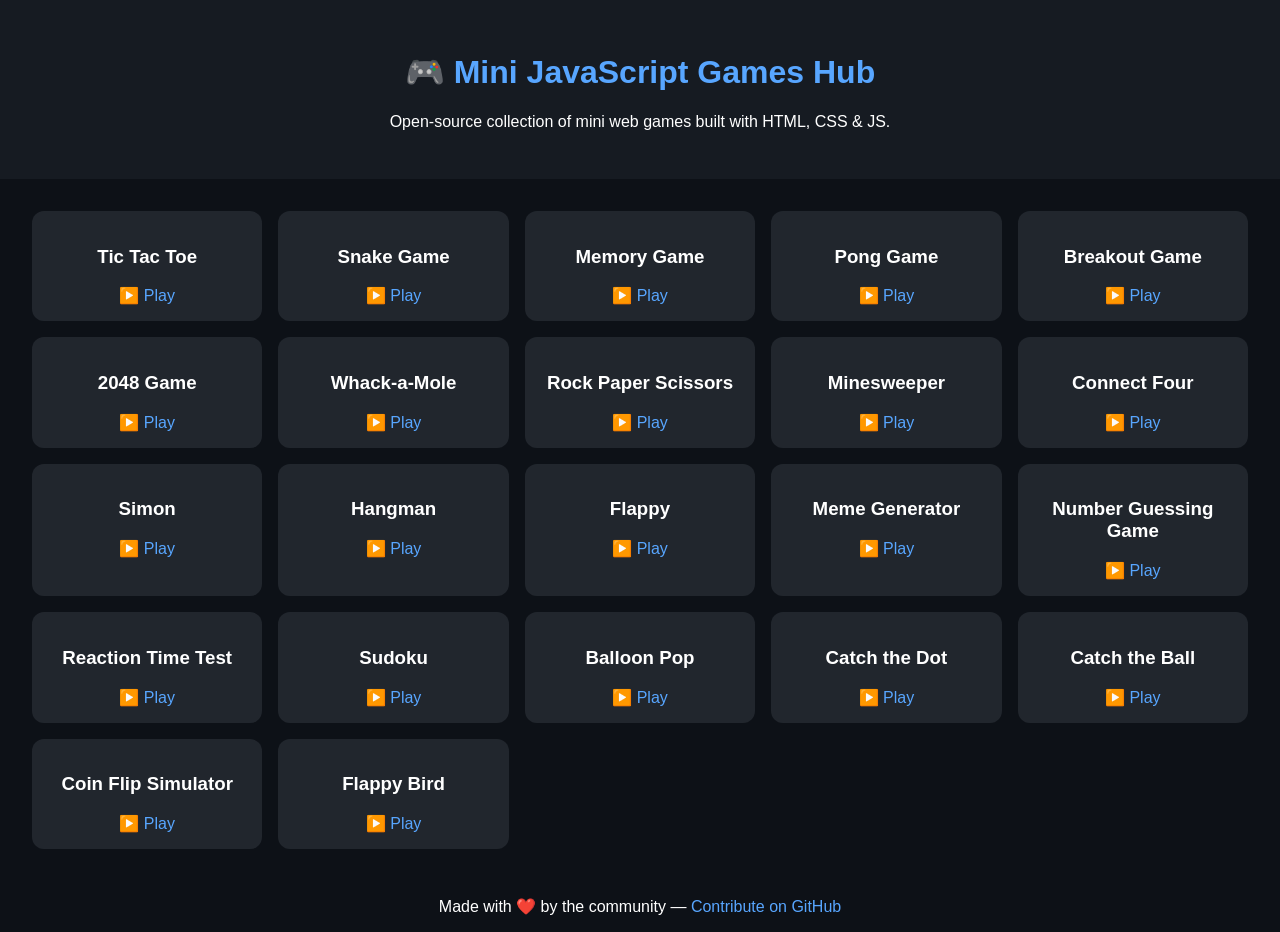
<file: index.html>
<!DOCTYPE html>
<html lang="en">
<head>
  <meta charset="UTF-8" />
  <meta name="viewport" content="width=device-width, initial-scale=1.0" />
  <title>Mini JS Games Hub 🎮</title>
  <link rel="stylesheet" href="style.css" />
</head>
<body>
  <header>
    <h1>🎮 Mini JavaScript Games Hub</h1>
    <p>Open-source collection of mini web games built with HTML, CSS & JS.</p>
  </header>

  <main id="games-container"></main>

  <footer>
    <p>Made with ❤️ by the community — <a href="https://github.com/ritabancollege06/games-is-fun">Contribute on GitHub</a></p>
  </footer>

  <script src="script.js"></script>
</body>
</html>
</file>
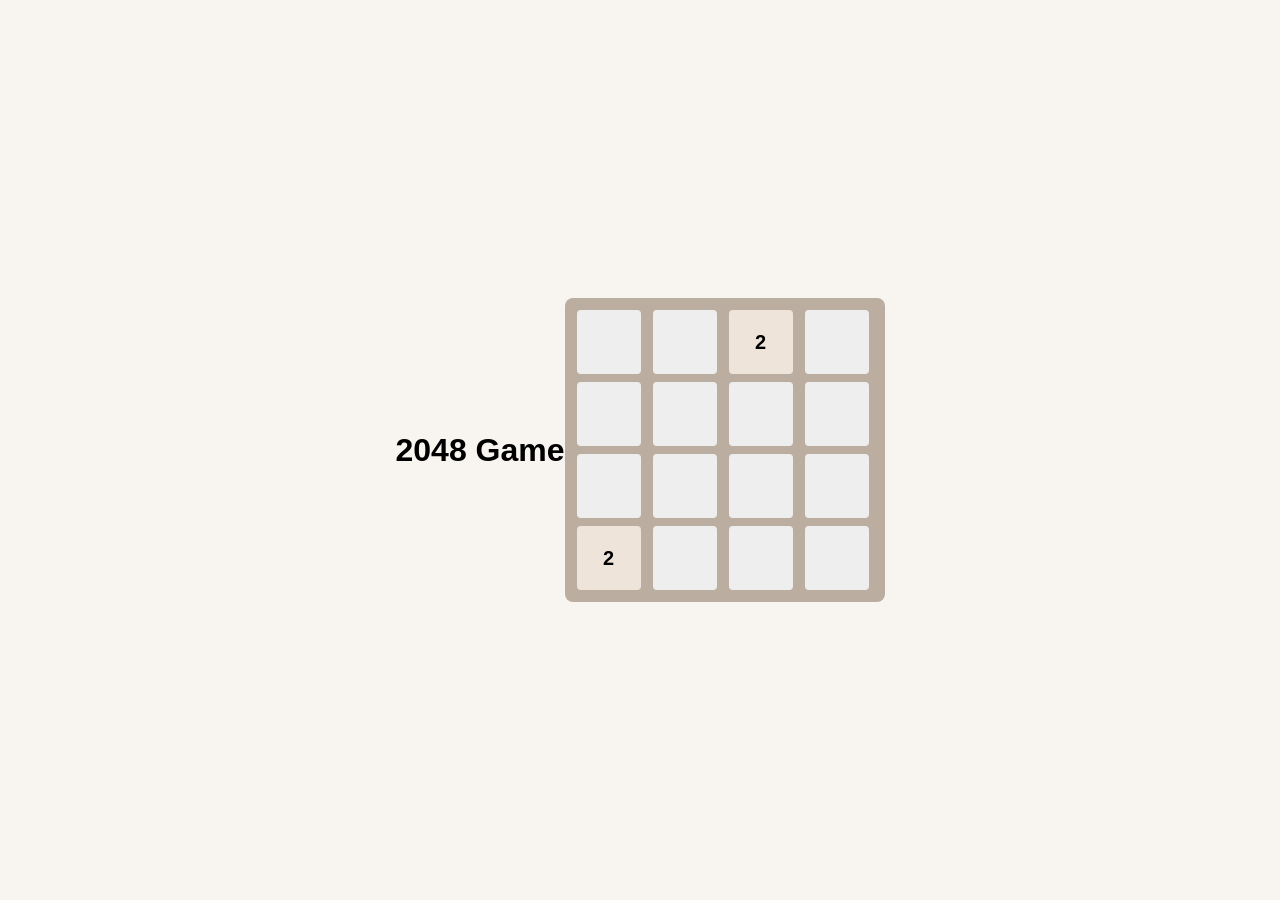
<file: games/2048/index.html>
<!DOCTYPE html>
<html lang="en">
<head>
  <meta charset="UTF-8">
  <title>2048 Game</title>
  <link rel="stylesheet" href="style.css">
</head>
<body>
  <h1>2048 Game</h1>
  <div id="game2048"></div>
  <script src="script.js"></script>
</body>
</html>
</file>
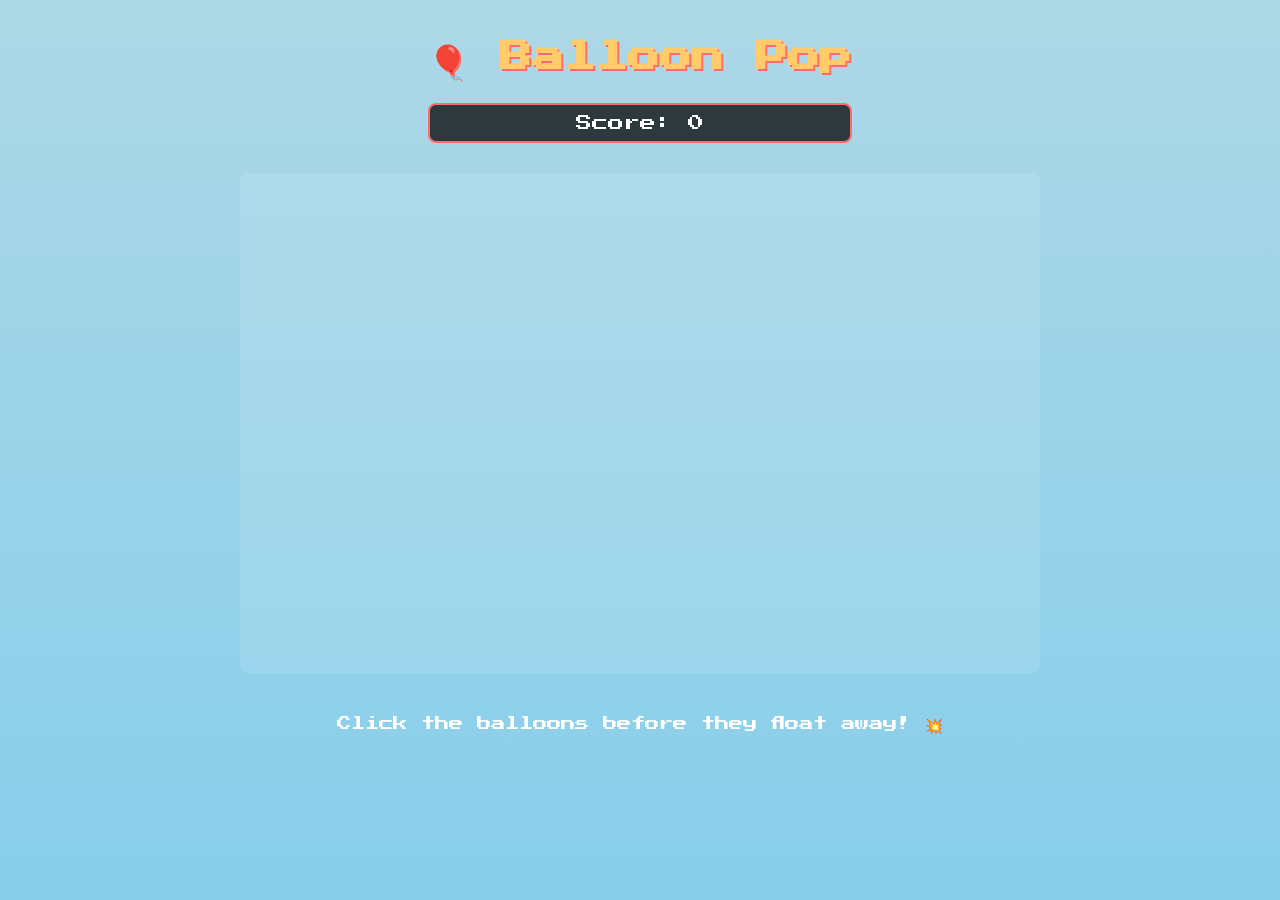
<file: games/balloon-pop/index.html>
<!DOCTYPE html>
<html lang="en">

<head>
    <meta charset="UTF-8">
    <meta name="viewport" content="width=device-width, initial-scale=1.0">
    <title>🎮 Balloon Pop</title>
    <link rel="stylesheet" href="style.css">
</head>

<body>
    <header>
        <h1>🎈 Balloon Pop</h1>
        <div id="score-panel">
            <span>Score:</span> <span id="score">0</span>
        </div>
    </header>

    <div id="game-area"></div>

    <footer>
        <p>Click the balloons before they float away! 💥</p>
    </footer>

    <script src="script.js"></script>
</body>

</html>
</file>
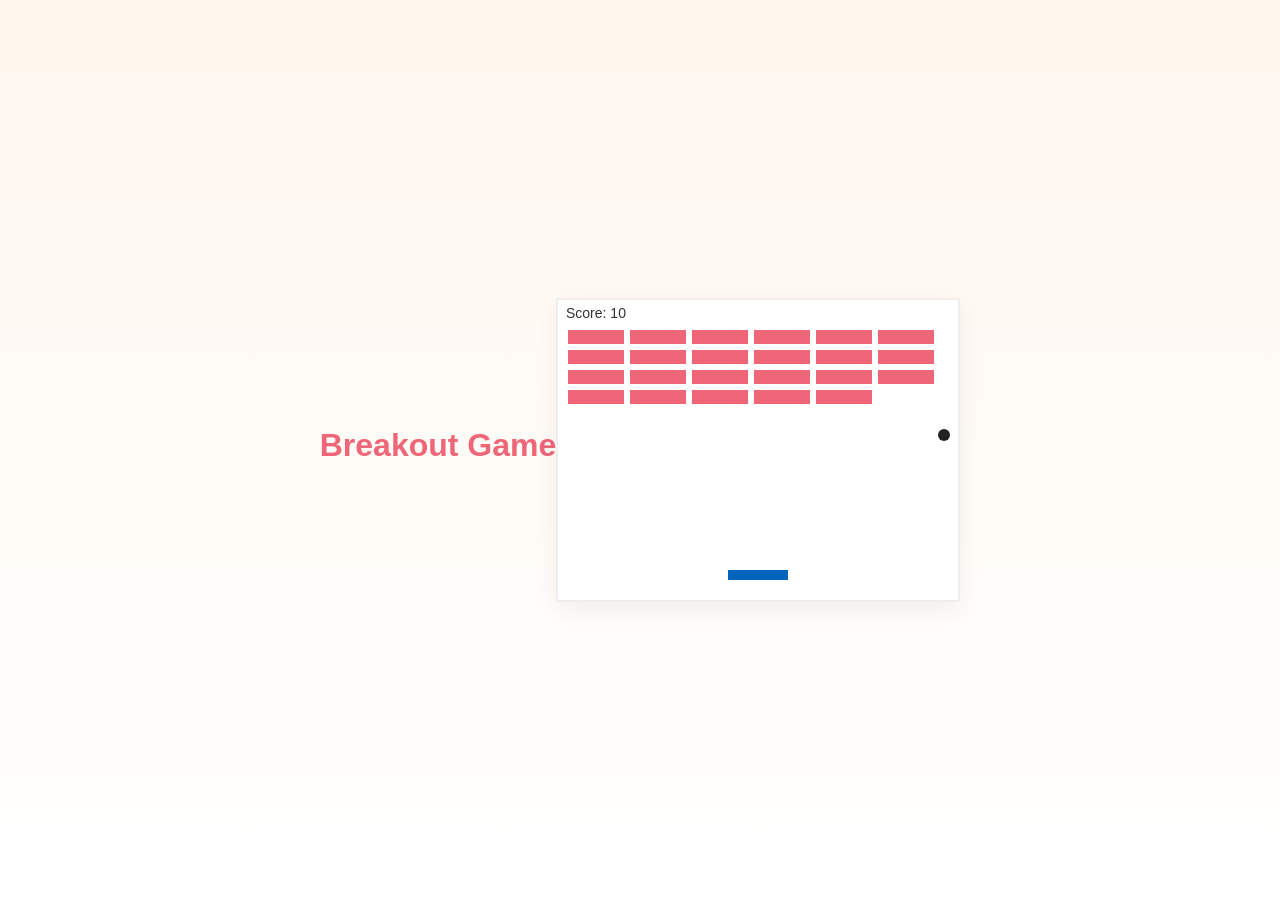
<file: games/breakout/index.html>
<!DOCTYPE html>
<html lang="en">
<head>
  <meta charset="UTF-8">
  <title>Breakout Game</title>
  <link rel="stylesheet" href="style.css">
</head>
<body>
  <h1>Breakout Game</h1>
  <canvas id="breakoutCanvas" width="400" height="300"></canvas>
  <script src="script.js"></script>
</body>
</html>
</file>
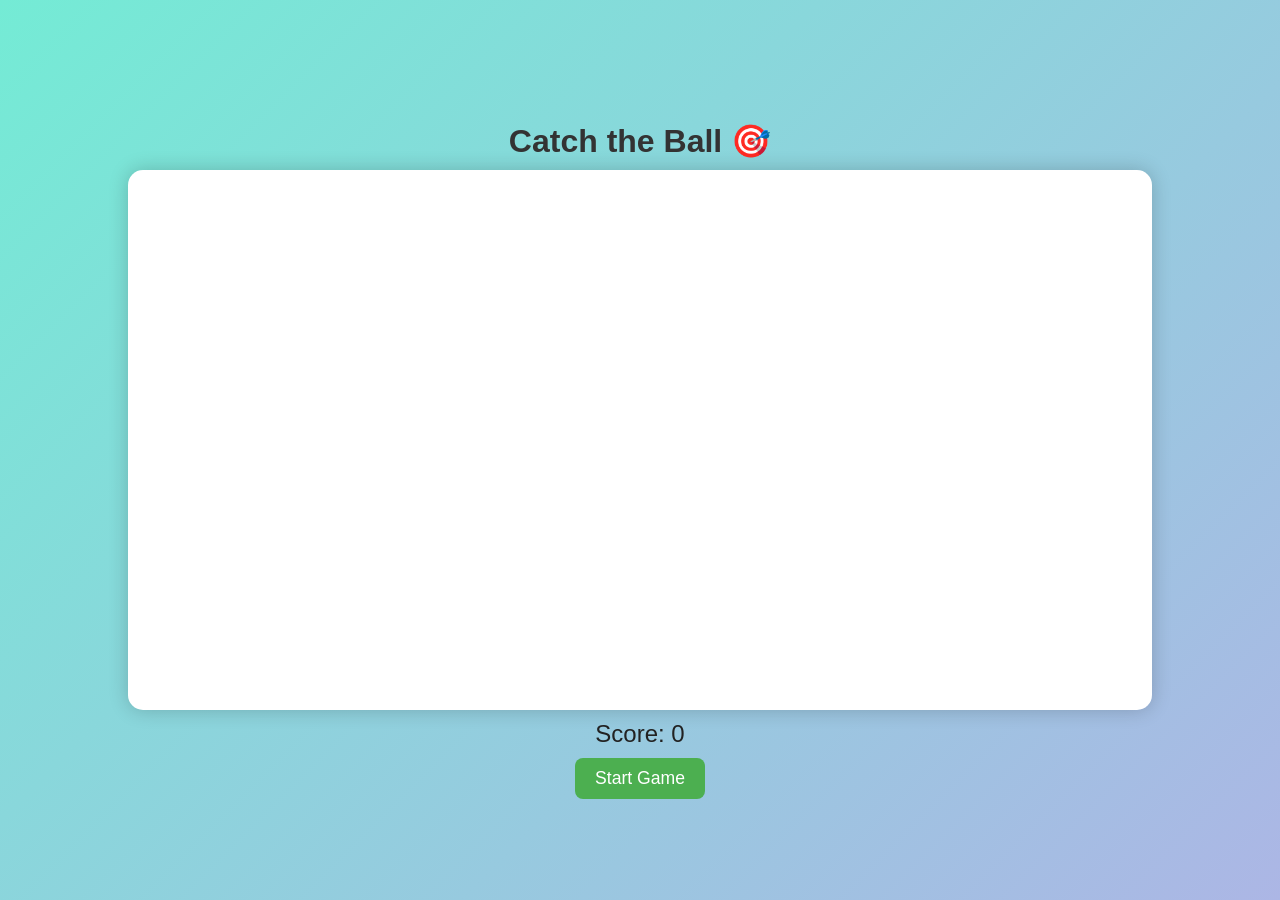
<file: games/catch-the-ball/index.html>
<!DOCTYPE html>
<html lang="en">
<head>
  <meta charset="UTF-8" />
  <meta name="viewport" content="width=device-width, initial-scale=1.0" />
  <title>Catch the Ball 🎯</title>
  <link rel="stylesheet" href="style.css" />
</head>
<body>
  <h1>Catch the Ball 🎯</h1>
  <div id="game-area"></div>
  <div id="scoreboard">Score: <span id="score">0</span></div>
  <button id="start-btn">Start Game</button>

  <script src="script.js"></script>
</body>
</html>
</file>
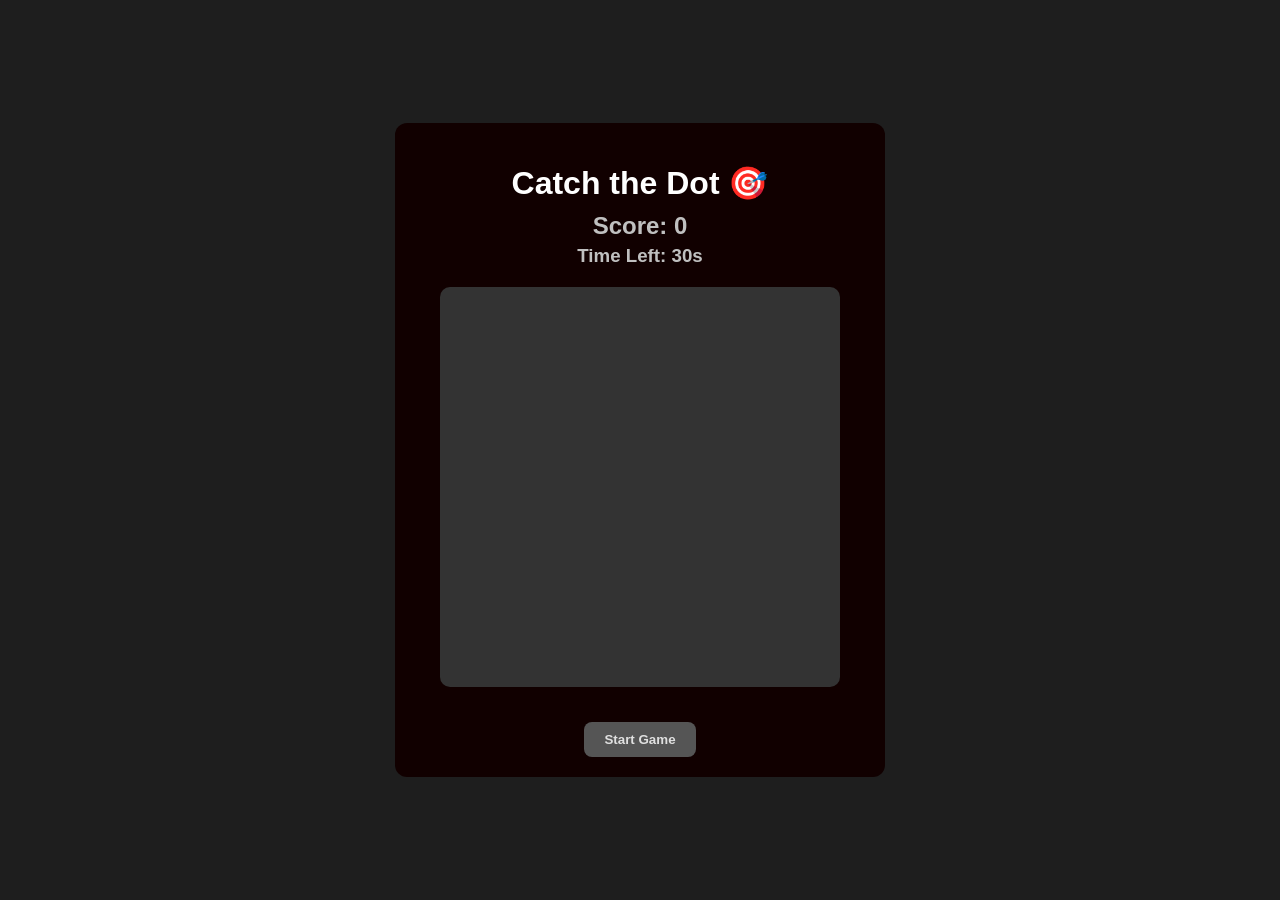
<file: games/Catch_The_Dot/index.html>
<!DOCTYPE html>
<html lang="en">
<head>
  <meta charset="UTF-8">
  <meta name="viewport" content="width=device-width, initial-scale=1.0">
  <title>Catch the Dot</title>
  <link rel="stylesheet" href="style.css">
</head>
<body>
  <div class="game-container">
    <h1>Catch the Dot 🎯</h1>
    <h2>Score: <span id="score">0</span></h2>
    <h3 id="timer">Time Left: <span id="time">30</span>s</h3>
    <div id="game-area"></div>
    <h3 id="message"></h3>
    <button id="start-btn">Start Game</button>
  </div>
  <script src="script.js"></script>
</body>
</html>
</file>
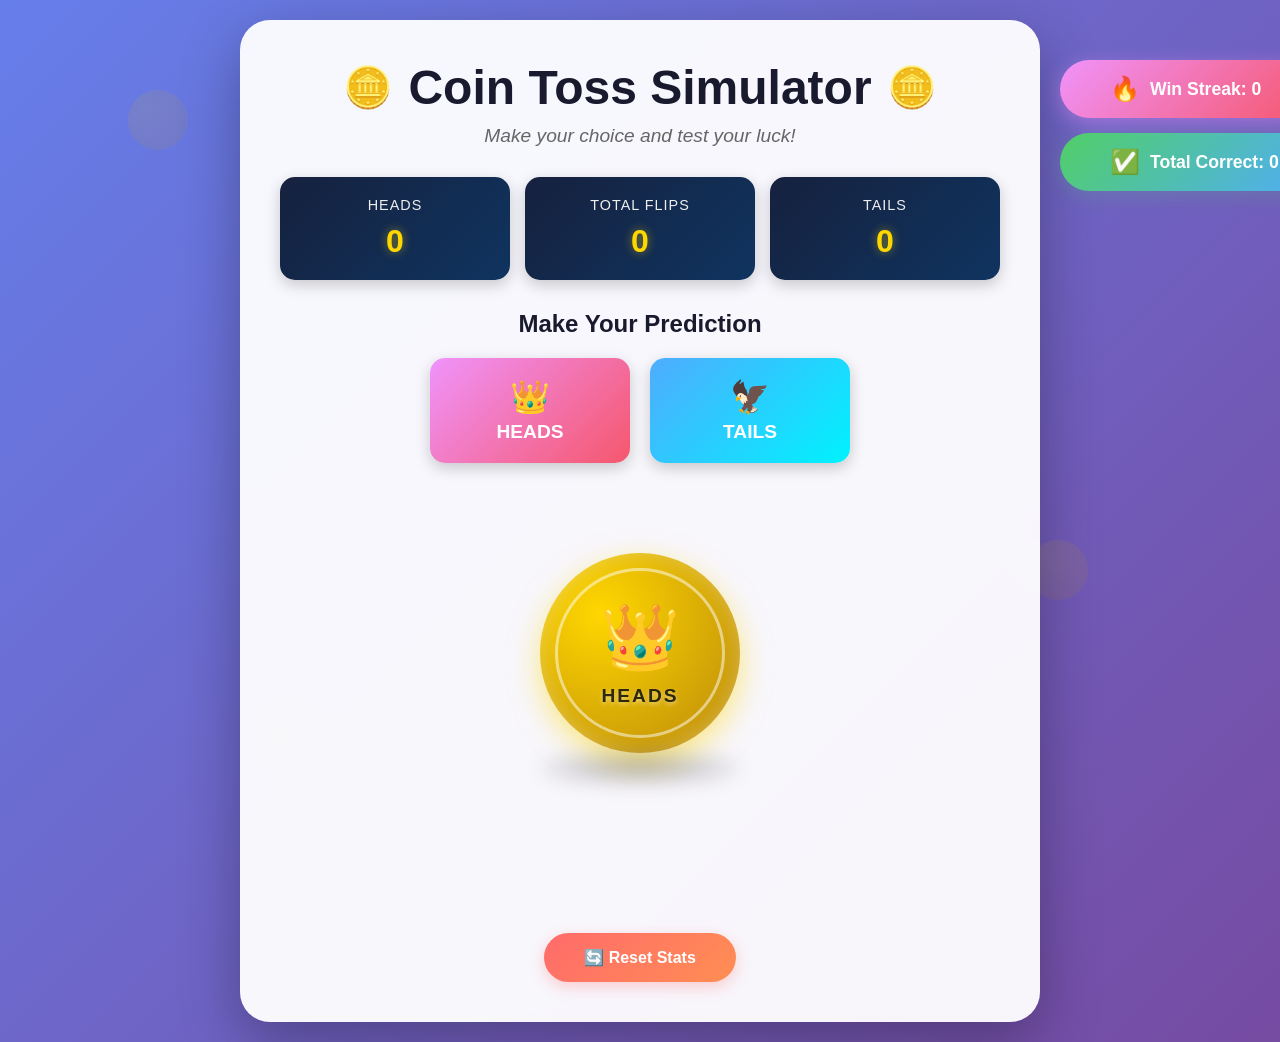
<file: games/coin_toss_simulator/index.html>
<!DOCTYPE html>
<html lang="en">
<head>
    <meta charset="UTF-8">
    <meta name="viewport" content="width=device-width, initial-scale=1.0">
    <title>Coin Toss Simulator 🪙</title>
    <link rel="icon" type="image/svg+xml" href="data:image/svg+xml,%3Csvg xmlns='http://www.w3.org/2000/svg' viewBox='0 0 64 64'%3E%3Ccircle cx='32' cy='32' r='30' fill='%23ffd700' stroke='%23b8860b' stroke-width='4'/%3E%3Ctext x='32' y='40' font-size='32' text-anchor='middle' fill='%23b8860b' font-family='Segoe UI,Arial,sans-serif'%3E🪙%3C/text%3E%3C/svg%3E">
    <link rel="stylesheet" href="style.css">
</head>
<body>
    <div class="background-animation">
        <div class="floating-coin"></div>
        <div class="floating-coin"></div>
        <div class="floating-coin"></div>
    </div>

    <div class="container">
        <header>
            <h1 class="title">
                <span class="coin-icon">🪙</span>
                Coin Toss Simulator
                <span class="coin-icon">🪙</span>
            </h1>
            <p class="subtitle">Make your choice and test your luck!</p>
        </header>

        <div class="stats-container">
            <div class="stat-card">
                <div class="stat-label">Heads</div>
                <div class="stat-value" id="headsCount">0</div>
            </div>
            <div class="stat-card">
                <div class="stat-label">Total Flips</div>
                <div class="stat-value" id="totalFlips">0</div>
            </div>
            <div class="stat-card">
                <div class="stat-label">Tails</div>
                <div class="stat-value" id="tailsCount">0</div>
            </div>
        </div>

        <div class="game-section">
            <div class="choice-container">
                <h2 class="section-title">Make Your Prediction</h2>
                <div class="button-group">
                    <button class="choice-btn heads-btn" id="headsBtn" aria-label="Guess Heads">
                        <span class="btn-icon">👑</span>
                        <span class="btn-text">HEADS</span>
                    </button>
                    <button class="choice-btn tails-btn" id="tailsBtn" aria-label="Guess Tails">
                        <span class="btn-icon">🦅</span>
                        <span class="btn-text">TAILS</span>
                    </button>
                </div>
            </div>

            <div class="coin-container">
                <div class="coin" id="coin">
                    <div class="coin-side coin-heads">
                        <div class="coin-inner">
                            <div class="coin-design">
                                <div class="crown">👑</div>
                                <div class="coin-text">HEADS</div>
                            </div>
                        </div>
                    </div>
                    <div class="coin-side coin-tails">
                        <div class="coin-inner">
                            <div class="coin-design">
                                <div class="eagle">🦅</div>
                                <div class="coin-text">TAILS</div>
                            </div>
                        </div>
                    </div>
                </div>
                <div class="coin-shadow"></div>
            </div>

            <div class="result-container" id="resultContainer">
                <div class="result-message" id="resultMessage"></div>
                <div class="result-detail" id="resultDetail"></div>
            </div>

            <button class="reset-btn" id="resetBtn">
                <span>🔄</span> Reset Stats
            </button>
        </div>

    </div>

    <!-- Win Streak Badge and Correct Guesses Badge outside the main box -->
    <div class="streak-container" id="streakContainer">
        <div class="streak-badge">
            <span class="streak-icon">🔥</span>
            <span class="streak-text">Win Streak: <span id="winStreak">0</span></span>
        </div>
        <div class="correct-badge">
            <span class="correct-icon">✅</span>
            <span class="correct-text">Total Correct: <span id="correctGuesses">0</span></span>
        </div>
    </div>
    </div>

    <canvas class="confetti-canvas" id="confettiCanvas" style="position:fixed;top:0;left:0;width:100vw;height:100vh;pointer-events:none;z-index:999;"></canvas>

    <script src="script.js"></script>
</body>
</html>
</file>
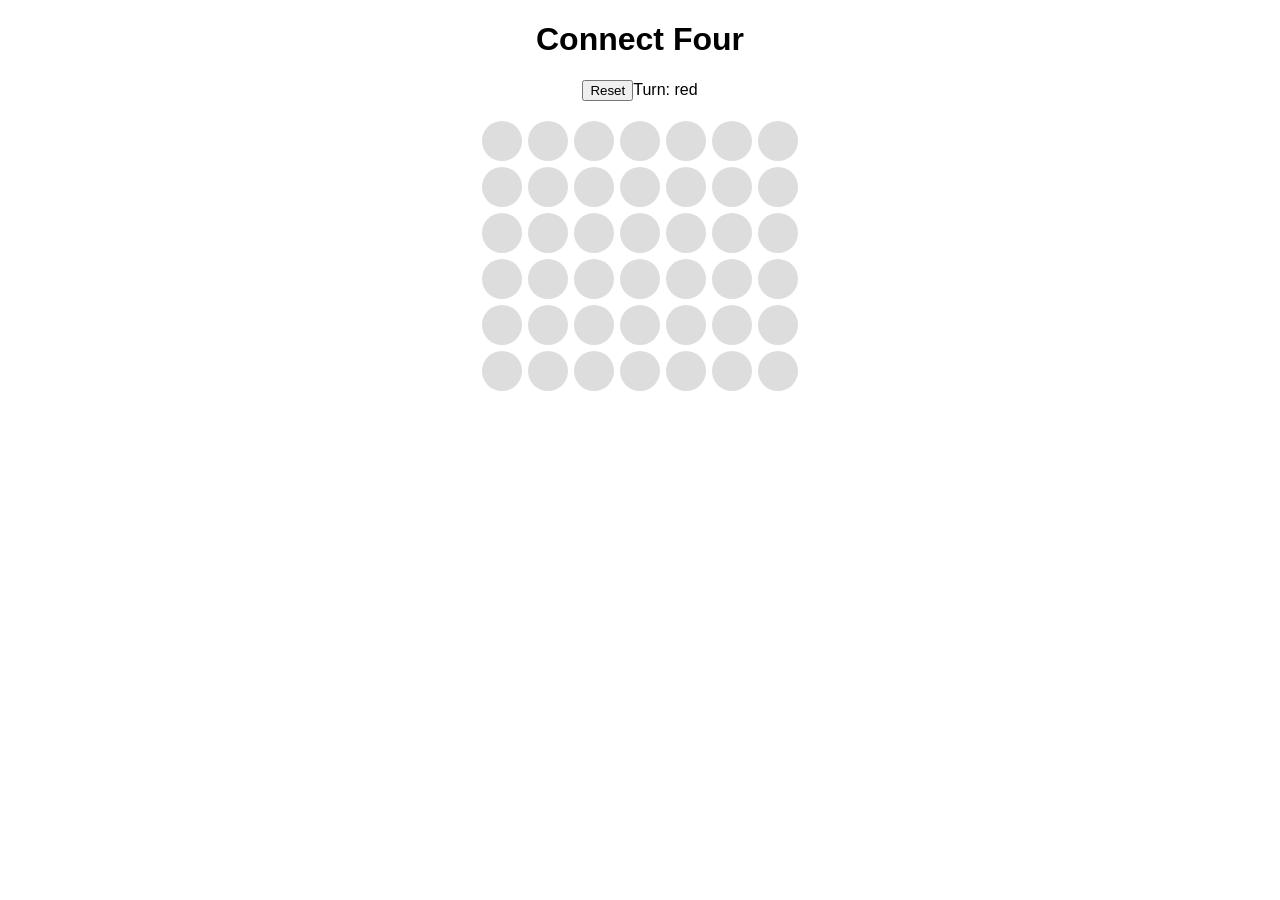
<file: games/connectfour/index.html>
<!doctype html>
<html>
<head>
  <meta charset="utf-8" />
  <title>Connect Four</title>
  <link rel="stylesheet" href="style.css" />
</head>
<body>
  <h1>Connect Four</h1>
  <div id="controls"><button id="reset">Reset</button><span id="turn"></span></div>
  <div id="board"></div>
  <script src="script.js"></script>
</body>
</html>
</file>
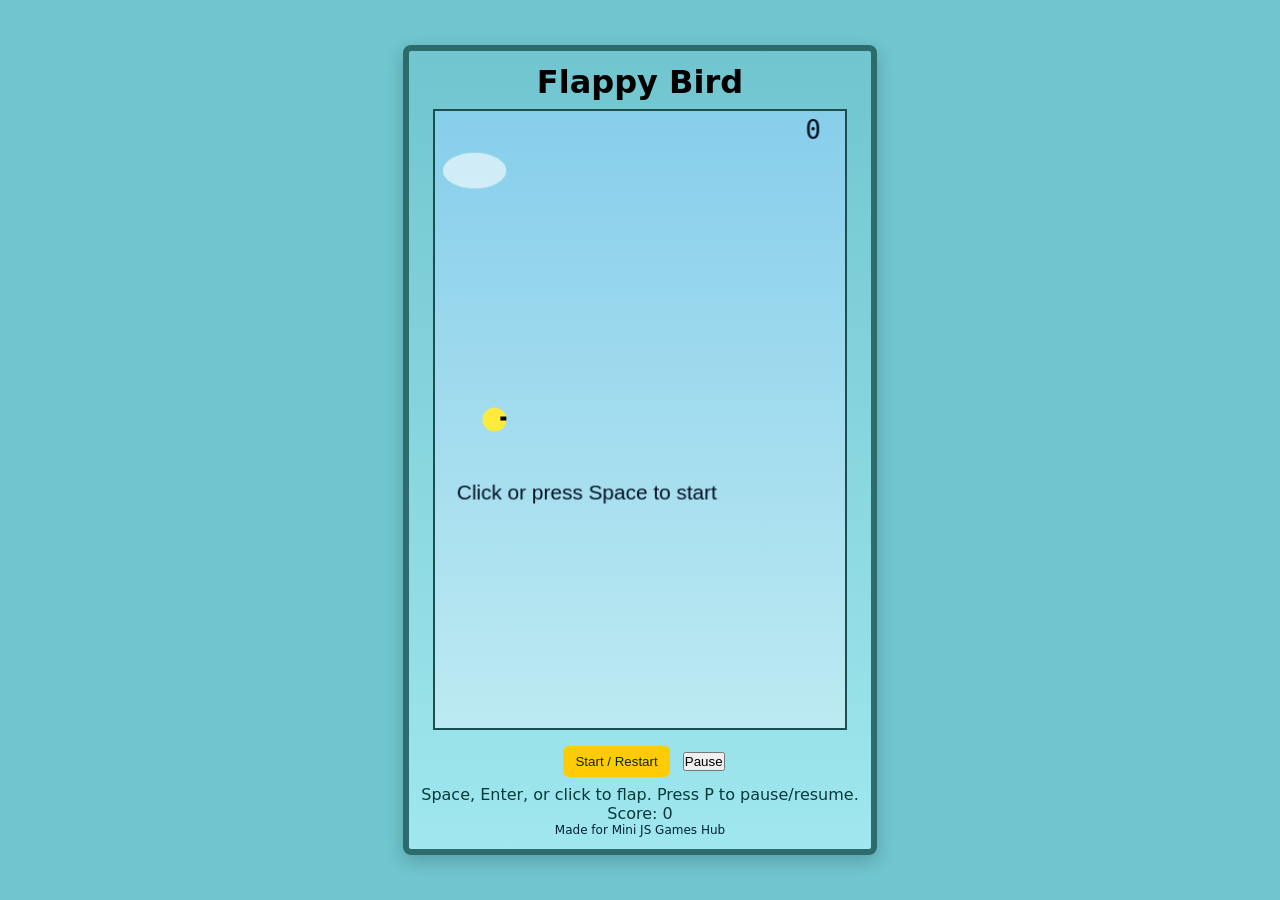
<file: games/flappy-bird/index.html>
<!doctype html>
<html lang="en">
<head>
  <meta charset="utf-8" />
  <meta name="viewport" content="width=device-width,initial-scale=1" />
  <title>Flappy Bird - Mini JS Games Hub</title>
  <link rel="stylesheet" href="style.css">
</head>
<body>
  <div class="game-wrap" role="region" aria-label="Flappy Bird game container">
    <h1>Flappy Bird</h1>
    <div class="canvas-outer">
      <canvas id="game" width="320" height="480"></canvas>
    </div>
    <div class="info" aria-live="polite">
      <div class="controls">
        <button id="startBtn" aria-label="Start or restart game">Start / Restart</button>
        <button id="pauseBtn" aria-pressed="false" aria-label="Pause or resume game">Pause</button>
      </div>
      <p>Space, Enter, or click to flap. Press P to pause/resume.</p>
      <p id="score">Score: 0</p>
    </div>
    <footer>Made for Mini JS Games Hub</footer>
  </div>
  <script src="script.js"></script>
</body>
</html>
</file>
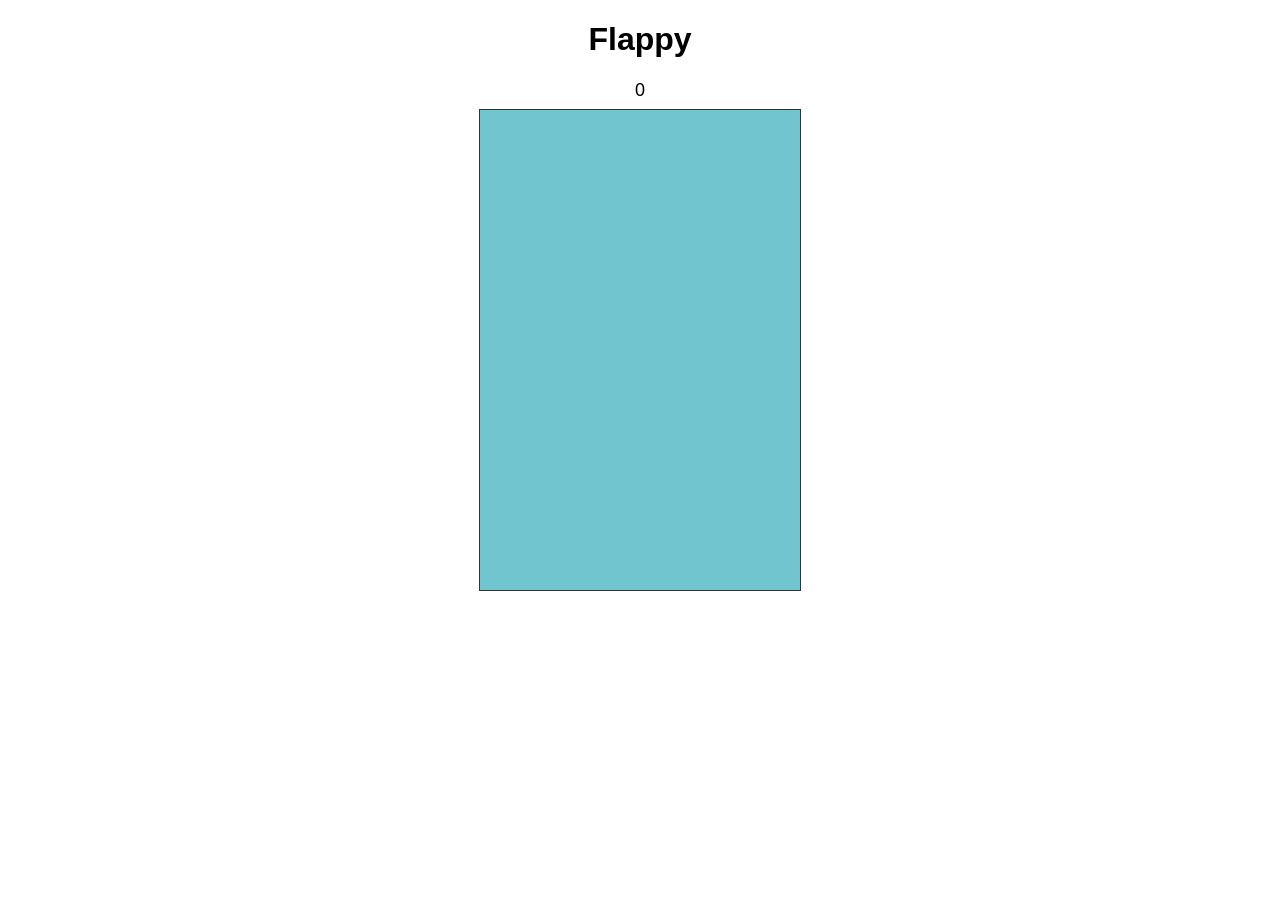
<file: games/flappybird/index.html>
<!doctype html>
<html>
<head>
  <meta charset="utf-8" />
  <title>Flappy Bird</title>
  <link rel="stylesheet" href="style.css" />
</head>
<body>
  <h1>Flappy</h1>
  <div id="score">0</div>
  <canvas id="game" width="320" height="480"></canvas>
  <script src="script.js"></script>
</body>
</html>
</file>
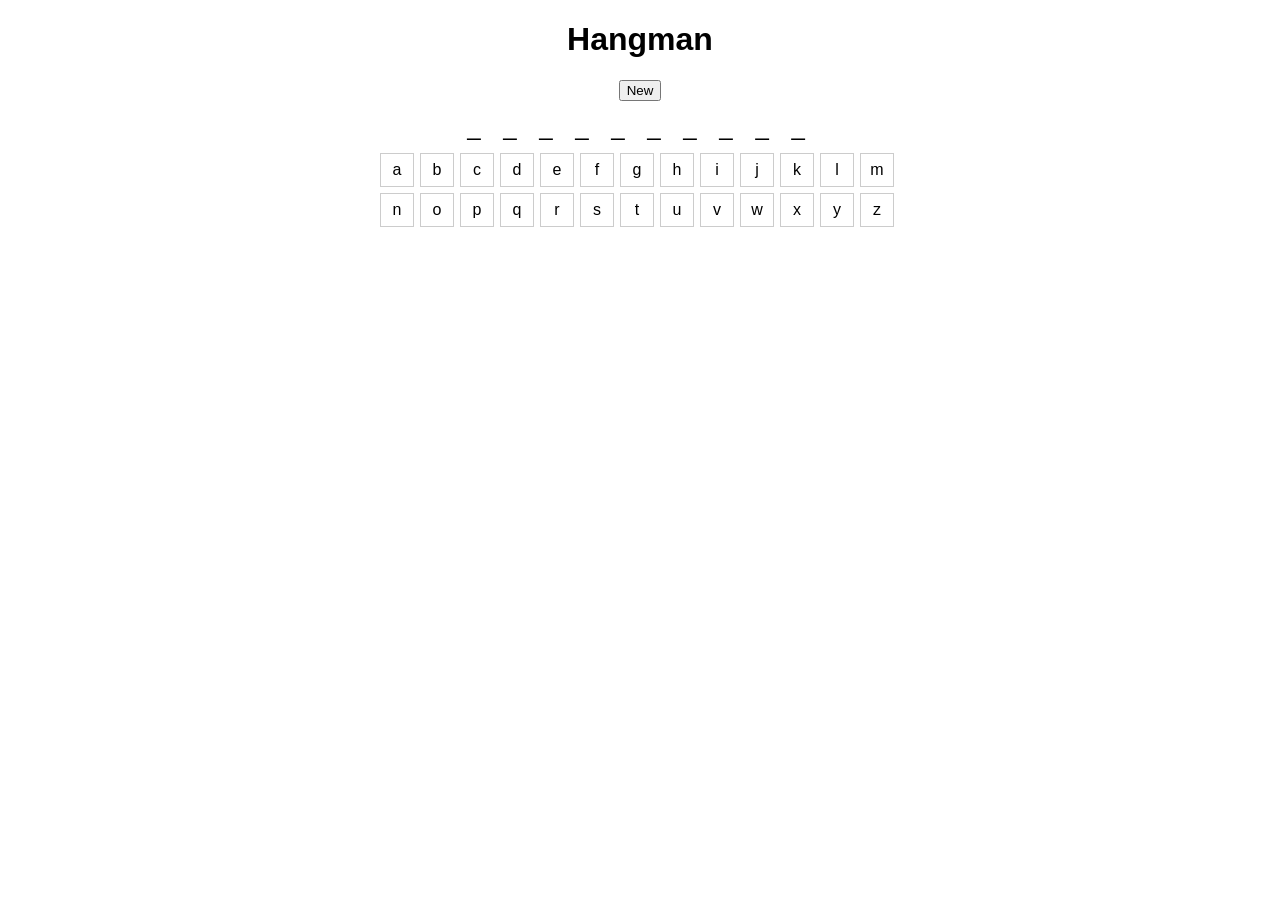
<file: games/hangman/index.html>
<!doctype html>
<html>
<head>
  <meta charset="utf-8" />
  <title>Hangman</title>
  <link rel="stylesheet" href="style.css" />
</head>
<body>
  <h1>Hangman</h1>
  <div id="controls"><button id="new">New</button><span id="status"></span></div>
  <div id="word"></div>
  <div id="letters"></div>
  <script src="script.js"></script>
</body>
</html>
</file>
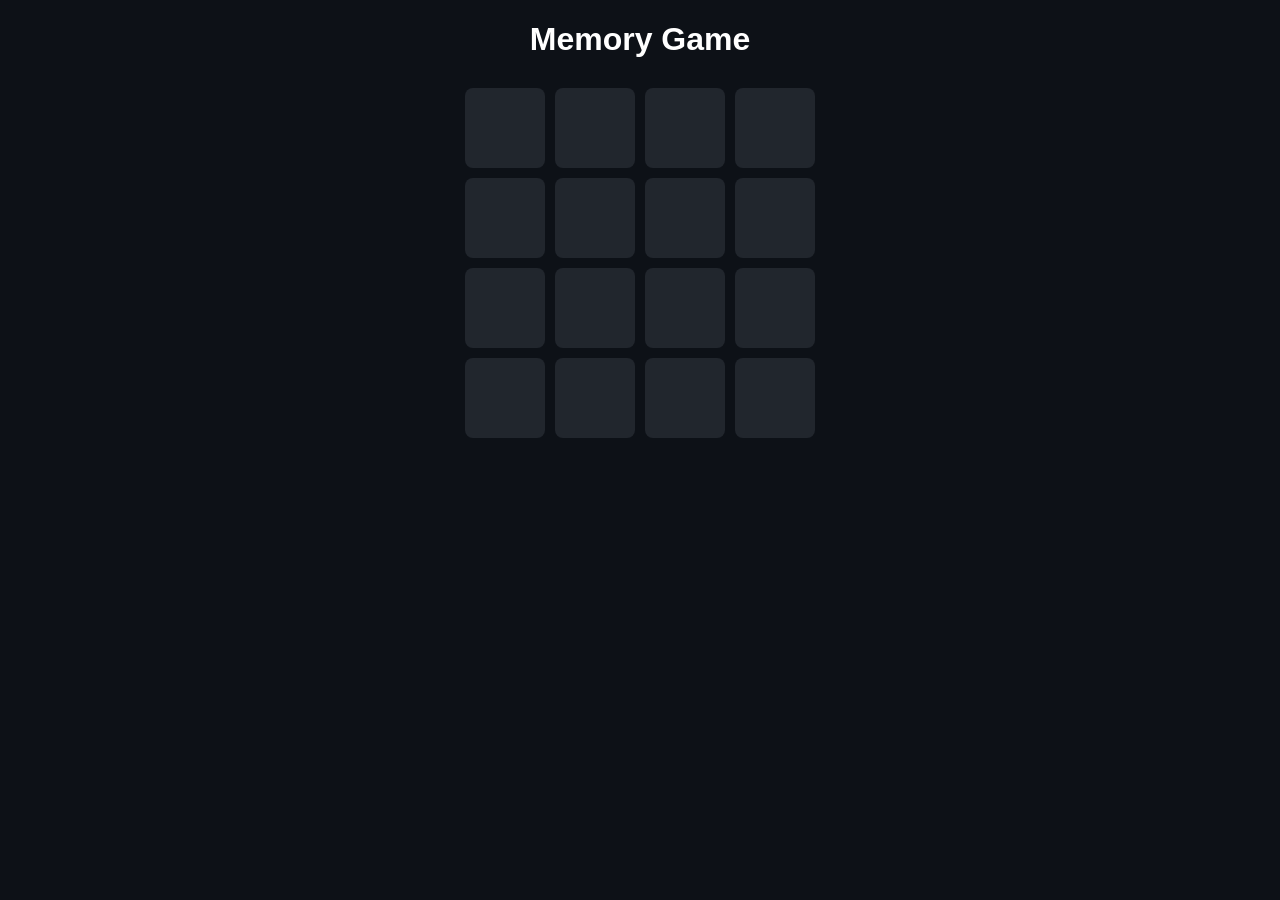
<file: games/memory/index.html>
<!DOCTYPE html>
<html lang="en">
<head>
  <meta charset="UTF-8">
  <meta name="viewport" content="width=device-width, initial-scale=1.0">
  <title>Memory Game</title>
  <link rel="stylesheet" href="style.css">
</head>
<body>
  <h1>Memory Game</h1>
  <div id="game-board"></div>
  <script src="script.js"></script>
</body>
</html>
</file>
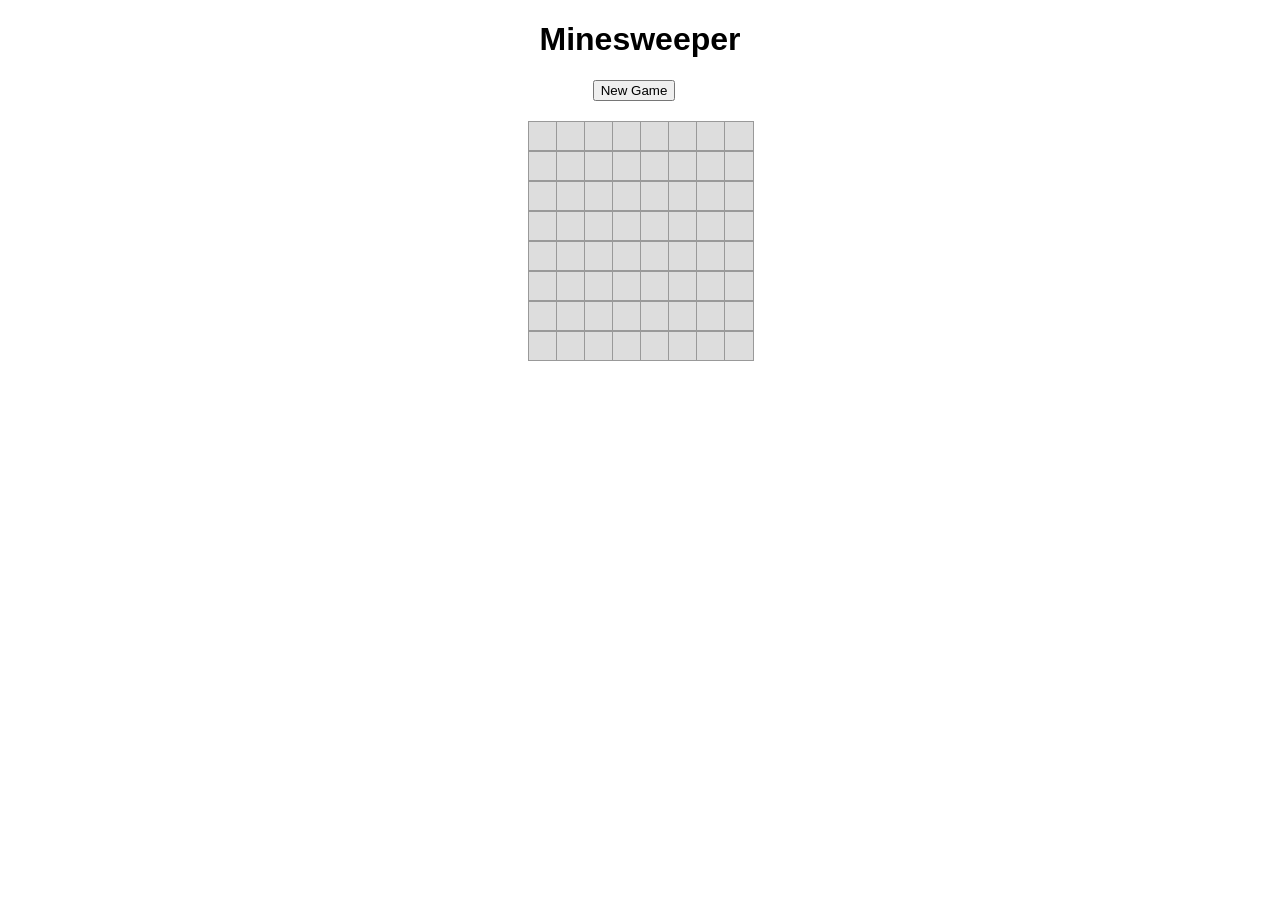
<file: games/minesweeper/index.html>
<!doctype html>
<html>
<head>
  <meta charset="utf-8" />
  <title>Minesweeper</title>
  <link rel="stylesheet" href="style.css" />
</head>
<body>
  <h1>Minesweeper</h1>
  <div id="controls">
    <button id="new">New Game</button>
    <span id="status"></span>
  </div>
  <div id="board"></div>
  <script src="script.js"></script>
</body>
</html>
</file>
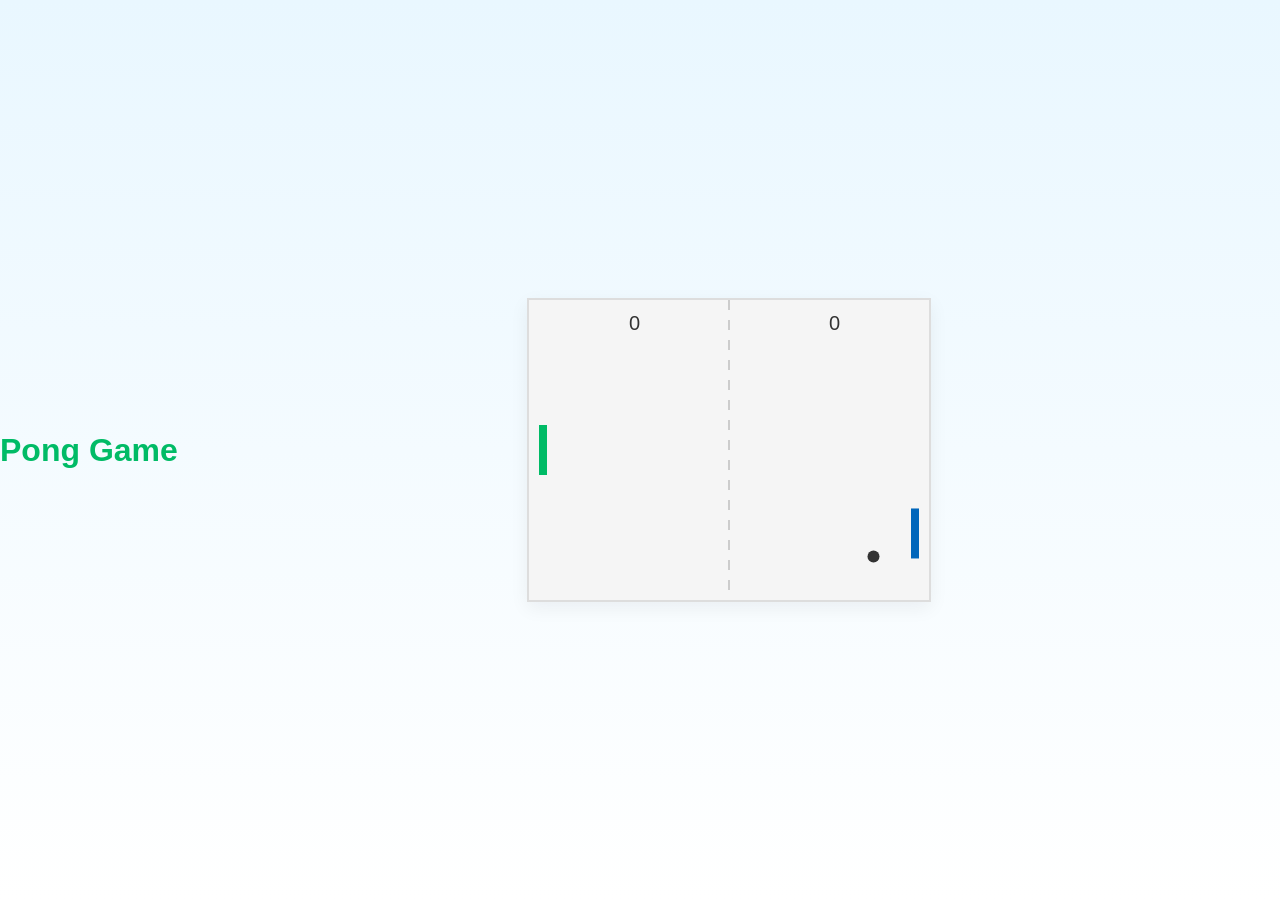
<file: games/pong/index.html>
<!DOCTYPE html>
<html lang="en">
<head>
  <meta charset="UTF-8">
  <title>Pong Game</title>
  <link rel="stylesheet" href="style.css">
</head>
<body>
  <h1>Pong Game</h1>
  <canvas id="pongCanvas" width="400" height="300"></canvas>
  <script src="script.js"></script>
</body>
</html>
</file>
<file: style.css>
body {
  font-family: 'Poppins', sans-serif;
  background-color: #0d1117;
  color: #fff;
  text-align: center;
  margin: 0;
  padding: 0;
}

header {
  background-color: #161b22;
  padding: 2rem;
}

h1 {
  color: #58a6ff;
}

#games-container {
  display: grid;
  grid-template-columns: repeat(auto-fit, minmax(220px, 1fr));
  gap: 1rem;
  padding: 2rem;
}

.game-card {
  background: #21262d;
  padding: 1rem;
  border-radius: 12px;
  transition: transform 0.2s;
}

.game-card:hover {
  transform: scale(1.05);
}

a {
  text-decoration: none;
  color: #58a6ff;
}
</file>
<file: games/2048/style.css>
body { font-family: Arial, sans-serif; background: #f8f4ef; margin: 0; display: flex; align-items: center; justify-content: center; height: 100vh; }
#game2048 { width: 320px; }
.grid { display: grid; grid-template-columns: repeat(4, 1fr); gap: 8px; background: #bbada0; padding: 12px; border-radius: 8px; }
.cell { width: 64px; height: 64px; display: flex; align-items: center; justify-content: center; font-weight: bold; font-size: 20px; border-radius: 4px; background: #eee4da; }
</file>
<file: games/balloon-pop/style.css>
@import url('https://fonts.googleapis.com/css2?family=Press+Start+2P&display=swap');

body {
    margin: 0;
    padding: 0;
    font-family: 'Press Start 2P', cursive;
    background: linear-gradient(to top, #87ceeb, #add8e6);
    display: flex;
    flex-direction: column;
    align-items: center;
    color: #fff;
    min-height: 100vh;
}

header {
    text-align: center;
    margin-top: 20px;
}

header h1 {
    font-size: 2em;
    color: #ffcb6b;
    text-shadow: 2px 2px #ff6b6b;
}

#score-panel {
    background: #000000bb;
    padding: 10px 20px;
    border: 2px solid #ff6b6b;
    border-radius: 8px;
    font-size: 1em;
    margin-top: 10px;
}

#game-area {
    position: relative;
    width: 90%;
    max-width: 800px;
    height: 500px;
    margin: 30px auto;
    background: rgba(255, 255, 255, 0.1);
    border-radius: 8px;
    overflow: hidden;
}

.balloon {
    position: absolute;
    width: 60px;
    height: 85px;
    background: var(--balloon-color);
    border-radius: 55% 55% 45% 45% / 65% 65% 35% 35%;
    box-shadow: inset -3px -5px 10px rgba(0, 0, 0, 0.25), 0 3px 8px rgba(0, 0, 0, 0.3);
    animation: floatUp 8s linear forwards;
    transition: transform 0.15s;
    z-index: 2;
}

.balloon::before {
    content: "";
    position: absolute;
    bottom: -6px;
    left: 50%;
    transform: translateX(-50%);
    width: 10px;
    height: 8px;
    background: var(--balloon-color);

    border-radius: 50% 50% 0 0;
    z-index: 1;
}

.balloon::after {
    content: "";
    position: absolute;
    bottom: -90px;
    left: 50%;
    transform: translateX(-50%);
    width: 4px;
    height: 90px;
    background: url("data:image/svg+xml;utf8,<svg xmlns='http://www.w3.org/2000/svg' width='4' height='90'><path d='M2 0 Q1 25 3 50 Q2 75 2 90' stroke='%23666' stroke-width='1.2' fill='none' stroke-linecap='round'/></svg>");
    background-repeat: no-repeat;
    background-size: contain;
    opacity: 0.8;
    z-index: 0;
    filter: drop-shadow(0 1px 1px rgba(0, 0, 0, 0.3));
}


.balloon:hover {
    transform: scale(1.1) translateY(-6px);
}

@keyframes floatUp {
    from {
        bottom: -100px;
    }

    to {
        bottom: 520px;
    }
}

footer {
    text-align: center;
    margin-bottom: 20px;
    font-size: 0.9em;
    color: #fff;
}
</file>
<file: games/breakout/style.css>
body {
	font-family: Arial, sans-serif;
	background: linear-gradient(180deg, #fff7ee, #ffffff);
	display: flex;
	align-items: center;
	justify-content: center;
	height: 100vh;
	margin: 0;
}

canvas {
	background: #fff;
	border: 2px solid #eee;
	box-shadow: 0 8px 24px rgba(16,24,40,0.06);
	max-width: 100%;
}

h1 { text-align: center; color: #e67; margin-top: 12px; }

.wrapper { text-align: center; }
</file>
<file: games/catch-the-ball/style.css>
body {
    font-family: "Poppins", sans-serif;
    text-align: center;
    background: linear-gradient(135deg, #74ebd5, #acb6e5);
    height: 100vh;
    margin: 0;
    display: flex;
    flex-direction: column;
    justify-content: center;
    align-items: center;
  }
  
  h1 {
    color: #333;
    margin-bottom: 10px;
  }
  
  #game-area {
    position: relative;
    width: 80vw;
    height: 60vh;
    background: white;
    border-radius: 15px;
    box-shadow: 0 0 20px rgba(0, 0, 0, 0.2);
    overflow: hidden;
  }
  
  .ball {
    position: absolute;
    width: 50px;
    height: 50px;
    background-color: crimson;
    border-radius: 50%;
    cursor: pointer;
    transition: transform 0.1s;
  }
  
  .ball:active {
    transform: scale(0.9);
  }
  
  #scoreboard {
    font-size: 1.5rem;
    margin: 10px;
    color: #222;
  }
  
  #start-btn {
    background: #4caf50;
    color: white;
    border: none;
    padding: 10px 20px;
    font-size: 1.1rem;
    border-radius: 8px;
    cursor: pointer;
    transition: 0.2s;
  }
  
  #start-btn:hover {
    background: #45a049;
  }
</file>
<file: games/Catch_The_Dot/style.css>
body {
  margin: 0;
  font-family: 'Arial', sans-serif;
  background: #1e1e1e;
  color: #e0e0e0;
  display: flex;
  justify-content: center;
  align-items: center;
  height: 100vh;
}

.game-container {
  text-align: center;
  width: 90%;
  max-width: 450px;
  background: #110000;
  padding: 20px;
  border-radius: 12px;
}

h1 {
  font-size: 2em;
  margin-bottom: 10px;
  color: #ffffff;
}

h2, h3 {
  margin: 5px 0;
  color: #c0c0c0;
}

#game-area {
  width: 400px;
  height: 400px;
  margin: 20px auto;
  position: relative;
  background: #333333;
  border-radius: 10px;
  overflow: hidden;
}

.dot {
  width: 40px;
  height: 40px;
  border-radius: 50%;
  position: absolute;
  background: #b51111;
  cursor: pointer;
  transition: transform 0.1s;
}

.dot:hover {
  transform: scale(1.1);
}

button {
  padding: 10px 20px;
  background: #555555;
  border: none;
  border-radius: 8px;
  cursor: pointer;
  font-weight: bold;
  color: #e0e0e0;
  margin-top: 15px;
}

button:hover {
  background: #777777;
}
</file>
<file: games/coin_toss_simulator/style.css>
.correct-badge {
    background: linear-gradient(135deg, #51cf66 0%, #4facfe 100%);
    padding: 15px 50px;
    min-width: 220px;
    border-radius: 50px;
    display: flex;
    align-items: center;
    gap: 10px;
    box-shadow: 0 5px 20px rgba(81, 207, 102, 0.2);
    color: white;
    font-weight: bold;
    font-size: 1.1rem;
    justify-content: center;
    white-space: nowrap;
    margin-top: 15px;
}

.correct-icon {
    font-size: 1.5rem;
    animation: flicker 1.5s ease-in-out infinite;
}
* {
    margin: 0;
    padding: 0;
    box-sizing: border-box;
}

:root {
    --primary-color: #ffd700;
    --secondary-color: #ff6b6b;
    --success-color: #51cf66;
    --danger-color: #ff6b6b;
    --dark-bg: #1a1a2e;
    --card-bg: #16213e;
    --text-light: #eee;
    --text-dark: #333;
    --shadow: rgba(0, 0, 0, 0.3);
    --glow: rgba(255, 215, 0, 0.5);
}

body {
    font-family: 'Segoe UI', Tahoma, Geneva, Verdana, sans-serif;
    background: linear-gradient(135deg, #667eea 0%, #764ba2 100%);
    min-height: 100vh;
    display: flex;
    align-items: center;
    justify-content: center;
    padding: 20px;
    overflow-x: hidden;
    position: relative;
}

/* Background Animation */
.background-animation {
    position: fixed;
    top: 0;
    left: 0;
    width: 100%;
    height: 100%;
    pointer-events: none;
    z-index: 0;
}

.floating-coin {
    position: absolute;
    width: 60px;
    height: 60px;
    background: radial-gradient(circle at 30% 30%, var(--primary-color), #b8860b);
    border-radius: 50%;
    opacity: 0.1;
    animation: float 15s infinite ease-in-out;
}

.floating-coin:nth-child(1) {
    top: 10%;
    left: 10%;
    animation-delay: 0s;
}

.floating-coin:nth-child(2) {
    top: 60%;
    right: 15%;
    animation-delay: 5s;
    animation-duration: 20s;
}

.floating-coin:nth-child(3) {
    bottom: 15%;
    left: 20%;
    animation-delay: 10s;
    animation-duration: 18s;
}

@keyframes float {
    0%, 100% {
        transform: translateY(0) rotate(0deg);
    }
    25% {
        transform: translateY(-30px) rotate(90deg);
    }
    50% {
        transform: translateY(-60px) rotate(180deg);
    }
    75% {
        transform: translateY(-30px) rotate(270deg);
    }
}

/* Container */
.container {
    max-width: 800px;
    width: 100%;
    background: rgba(255, 255, 255, 0.95);
    backdrop-filter: blur(10px);
    border-radius: 30px;
    padding: 40px;
    box-shadow: 0 20px 60px var(--shadow);
    position: relative;
    z-index: 1;
    animation: slideIn 0.8s ease-out;
}

@keyframes slideIn {
    from {
        opacity: 0;
        transform: translateY(-30px);
    }
    to {
        opacity: 1;
        transform: translateY(0);
    }
}

/* Header */
header {
    text-align: center;
    margin-bottom: 30px;
}

.title {
    font-size: 3rem;
    color: var(--dark-bg);
    margin-bottom: 10px;
    display: flex;
    align-items: center;
    justify-content: center;
    gap: 15px;
    animation: titlePulse 2s ease-in-out infinite;
}

@keyframes titlePulse {
    0%, 100% {
        transform: scale(1);
    }
    50% {
        transform: scale(1.05);
    }
}

.coin-icon {
    font-size: 2.5rem;
    animation: rotate 3s linear infinite;
}

@keyframes rotate {
    from {
        transform: rotateY(0deg);
    }
    to {
        transform: rotateY(360deg);
    }
}

.subtitle {
    font-size: 1.2rem;
    color: #666;
    font-style: italic;
}

/* Stats Container */
.stats-container {
    display: grid;
    grid-template-columns: repeat(3, 1fr);
    gap: 15px;
    margin-bottom: 30px;
}

.stat-card {
    background: linear-gradient(135deg, var(--card-bg), #0f3460);
    padding: 20px;
    border-radius: 15px;
    text-align: center;
    box-shadow: 0 5px 15px rgba(0, 0, 0, 0.2);
    transition: transform 0.3s ease, box-shadow 0.3s ease;
}

.stat-card:hover {
    transform: translateY(-5px);
    box-shadow: 0 10px 25px rgba(0, 0, 0, 0.3);
}

.stat-label {
    color: var(--text-light);
    font-size: 0.9rem;
    text-transform: uppercase;
    letter-spacing: 1px;
    margin-bottom: 10px;
}

.stat-value {
    color: var(--primary-color);
    font-size: 2rem;
    font-weight: bold;
    text-shadow: 0 0 10px var(--glow);
}

/* Game Section */
.game-section {
    text-align: center;
}

.section-title {
    color: var(--dark-bg);
    font-size: 1.5rem;
    margin-bottom: 20px;
}

/* Button Group */
.button-group {
    display: flex;
    gap: 20px;
    justify-content: center;
    margin-bottom: 40px;
}

.choice-btn {
    flex: 1;
    max-width: 200px;
    padding: 20px 30px;
    font-size: 1.2rem;
    font-weight: bold;
    border: none;
    border-radius: 15px;
    cursor: pointer;
    transition: all 0.3s ease;
    position: relative;
    overflow: hidden;
    box-shadow: 0 5px 15px rgba(0, 0, 0, 0.2);
}

.choice-btn::before {
    content: '';
    position: absolute;
    top: 50%;
    left: 50%;
    width: 0;
    height: 0;
    border-radius: 50%;
    background: rgba(255, 255, 255, 0.3);
    transform: translate(-50%, -50%);
    transition: width 0.6s, height 0.6s;
}

.choice-btn:hover::before {
    width: 300px;
    height: 300px;
}

.heads-btn {
    background: linear-gradient(135deg, #f093fb 0%, #f5576c 100%);
    color: white;
}

.tails-btn {
    background: linear-gradient(135deg, #4facfe 0%, #00f2fe 100%);
    color: white;
}

.choice-btn:hover {
    transform: translateY(-3px) scale(1.05);
    box-shadow: 0 10px 25px rgba(0, 0, 0, 0.3);
}

.choice-btn:active {
    transform: translateY(-1px) scale(1.02);
}

.choice-btn.selected {
    animation: pulse 0.5s ease;
    box-shadow: 0 0 30px rgba(255, 215, 0, 0.8);
}

@keyframes pulse {
    0%, 100% {
        transform: scale(1);
    }
    50% {
        transform: scale(1.1);
    }
}

.btn-icon {
    display: block;
    font-size: 2rem;
    margin-bottom: 5px;
}

.btn-text {
    display: block;
    position: relative;
    z-index: 1;
}

.choice-btn:disabled {
    opacity: 0.6;
    cursor: not-allowed;
}

/* Coin Container */
.coin-container {
    height: 300px;
    display: flex;
    flex-direction: column;
    align-items: center;
    justify-content: center;
    margin-bottom: 30px;
    perspective: 1000px;
    position: relative;
}

.coin {
    width: 200px;
    height: 200px;
    position: relative;
    transform-style: preserve-3d;
    transition: transform 0.6s;
}

.coin-side {
    position: absolute;
    width: 100%;
    height: 100%;
    backface-visibility: hidden;
    border-radius: 50%;
    display: flex;
    align-items: center;
    justify-content: center;
}

.coin-heads {
    background: radial-gradient(circle at 30% 30%, #ffd700, #b8860b);
    box-shadow: 0 10px 30px rgba(255, 215, 0, 0.5),
                inset 0 0 20px rgba(255, 255, 255, 0.3);
}

.coin-tails {
    background: radial-gradient(circle at 30% 30%, #c0c0c0, #808080);
    box-shadow: 0 10px 30px rgba(192, 192, 192, 0.5),
                inset 0 0 20px rgba(255, 255, 255, 0.3);
    transform: rotateY(180deg);
}

.coin-inner {
    width: 85%;
    height: 85%;
    border-radius: 50%;
    border: 3px solid rgba(255, 255, 255, 0.5);
    display: flex;
    align-items: center;
    justify-content: center;
}

.coin-design {
    text-align: center;
}

.crown, .eagle {
    font-size: 4rem;
    margin-bottom: 10px;
}

.coin-text {
    font-size: 1.2rem;
    font-weight: bold;
    color: rgba(0, 0, 0, 0.8);
    text-shadow: 0 2px 4px rgba(255, 255, 255, 0.5);
    letter-spacing: 2px;
}

.coin-shadow {
    width: 200px;
    height: 30px;
    background: radial-gradient(ellipse, rgba(0, 0, 0, 0.3), transparent);
    border-radius: 50%;
    position: absolute;
    bottom: 20px;
    filter: blur(10px);
    animation: shadowPulse 2s ease-in-out infinite;
}

@keyframes shadowPulse {
    0%, 100% {
        transform: scale(1);
        opacity: 0.3;
    }
    50% {
        transform: scale(1.1);
        opacity: 0.5;
    }
}

/* Coin Flip Animations */
.coin.flip-heads {
    animation: flipHeads 2s ease-in-out forwards;
}

.coin.flip-tails {
    animation: flipTails 2s ease-in-out forwards;
}

@keyframes flipHeads {
    0% {
        transform: rotateY(0) rotateX(0) translateY(0);
    }
    25% {
        transform: rotateY(180deg) rotateX(180deg) translateY(-100px);
    }
    50% {
        transform: rotateY(360deg) rotateX(360deg) translateY(0);
    }
    75% {
        transform: rotateY(540deg) rotateX(540deg) translateY(-50px);
    }
    100% {
        transform: rotateY(720deg) rotateX(720deg) translateY(0);
    }
}

@keyframes flipTails {
    0% {
        transform: rotateY(0) rotateX(0) translateY(0);
    }
    25% {
        transform: rotateY(180deg) rotateX(180deg) translateY(-100px);
    }
    50% {
        transform: rotateY(360deg) rotateX(360deg) translateY(0);
    }
    75% {
        transform: rotateY(540deg) rotateX(540deg) translateY(-50px);
    }
    100% {
        transform: rotateY(900deg) rotateX(900deg) translateY(0);
    }
}

/* Result Container */
.result-container {
    min-height: 80px;
    margin-bottom: 20px;
}

.result-message {
    font-size: 2rem;
    font-weight: bold;
    margin-bottom: 10px;
    animation: fadeInScale 0.5s ease;
}

.result-message.win {
    color: var(--success-color);
    text-shadow: 0 0 20px rgba(81, 207, 102, 0.5);
}

.result-message.lose {
    color: var(--danger-color);
}

.result-detail {
    font-size: 1.2rem;
    color: #666;
    animation: fadeIn 0.5s ease 0.2s backwards;
}

@keyframes fadeInScale {
    from {
        opacity: 0;
        transform: scale(0.5);
    }
    to {
        opacity: 1;
        transform: scale(1);
    }
}

@keyframes fadeIn {
    from {
        opacity: 0;
    }
    to {
        opacity: 1;
    }
}

/* Reset Button */
.reset-btn {
    padding: 15px 40px;
    font-size: 1rem;
    font-weight: bold;
    background: linear-gradient(135deg, #ff6b6b, #ff8e53);
    color: white;
    border: none;
    border-radius: 50px;
    cursor: pointer;
    transition: all 0.3s ease;
    box-shadow: 0 5px 15px rgba(255, 107, 107, 0.3);
}

.reset-btn:hover {
    transform: translateY(-3px);
    box-shadow: 0 8px 20px rgba(255, 107, 107, 0.4);
}

.reset-btn:active {
    transform: translateY(-1px);
}

/* Streak Container */

/* Win Streak Badge - outside main box, right of container */

.streak-container {
    position: fixed;
    top: 60px;
    left: calc(50% + 420px);
    z-index: 1000;
    animation: slideInRight 0.5s ease;
    display: flex;
    flex-direction: column;
    align-items: flex-start;
}

@media (max-width: 1200px) {
    .streak-container {
        left: auto;
        right: 20px;
        top: 20px;
        align-items: flex-end;
    }
}

@media (max-width: 900px) {
    .streak-container {
        position: static;
        margin-left: 0;
        top: auto;
        left: auto;
        right: auto;
        display: flex;
        justify-content: center;
        align-items: center;
        margin-top: 20px;
    }
}

@media (max-width: 900px) {
    .streak-container {
        position: static;
        margin-left: 0;
        top: auto;
        left: auto;
        display: flex;
        justify-content: center;
        margin-top: 20px;
    }
}

@keyframes slideInRight {
    from {
        opacity: 0;
        transform: translateX(100px);
    }
    to {
        opacity: 1;
        transform: translateX(0);
    }
}

.streak-badge {
    background: linear-gradient(135deg, #f093fb 0%, #f5576c 100%);
    padding: 15px 50px;
    min-width: 220px;
    border-radius: 50px;
    display: flex;
    align-items: center;
    gap: 10px;
    box-shadow: 0 5px 20px rgba(240, 147, 251, 0.4);
    color: white;
    font-weight: bold;
    font-size: 1.1rem;
    justify-content: center;
    white-space: nowrap;
}

.streak-icon {
    font-size: 1.5rem;
    animation: flicker 1.5s ease-in-out infinite;
}

@keyframes flicker {
    0%, 100% {
        opacity: 1;
        transform: scale(1);
    }
    50% {
        opacity: 0.8;
        transform: scale(1.2);
    }
}

/* Confetti */
.confetti-container {
    position: fixed;
    top: 0;
    left: 0;
    width: 100%;
    height: 100%;
    pointer-events: none;
    z-index: 999;
}

.confetti {
    position: absolute;
    width: 10px;
    height: 10px;
    background: var(--primary-color);
    animation: confettiFall 3s linear forwards;
}

@keyframes confettiFall {
    to {
        transform: translateY(100vh) rotate(360deg);
        opacity: 0;
    }
}

/* Responsive Design */
@media (max-width: 768px) {
    .container {
        padding: 25px;
    }

    .title {
        font-size: 2rem;
    }

    .stats-container {
        grid-template-columns: 1fr;
        gap: 10px;
    }

    .button-group {
        flex-direction: column;
        gap: 15px;
    }

    .choice-btn {
        max-width: 100%;
    }

    .coin {
        width: 150px;
        height: 150px;
    }

    .coin-shadow {
        width: 150px;
    }

    .streak-container {
        top: 10px;
        right: 10px;
    }
    .streak-badge {
        padding: 10px 15px;
        font-size: 0.9rem;
    }
    /* Reduce heavy animations for mobile */
    .coin, .streak-badge, .correct-badge, .stat-value {
        animation: none !important;
        transition: none !important;
    }
}

@media (max-width: 480px) {
    .title {
        font-size: 1.5rem;
    }
    .coin-icon {
        font-size: 1.5rem;
    }
    .subtitle {
        font-size: 1rem;
    }
    .result-message {
        font-size: 1.5rem;
    }
}
</file>
<file: games/connectfour/style.css>
body{font-family:Arial, sans-serif; text-align:center}
#board{display:inline-grid; grid-template-columns: repeat(7,40px); gap:6px; margin-top:12px}
.slot{width:40px;height:40px;border-radius:50%;background:#ddd;display:flex;align-items:center;justify-content:center}
.red{background:#e74c3c}
.yellow{background:#f1c40f}
#controls{margin-bottom:8px}
</file>
<file: games/flappy-bird/style.css>
*{box-sizing:border-box;margin:0;padding:0}
body{font-family:system-ui,-apple-system,Segoe UI,Roboto,Arial;background:#70c5ce;display:flex;align-items:center;justify-content:center;height:100vh}
.game-wrap{background:linear-gradient(#70c5ce,#a0e7ef);border:6px solid #2b6b6b;padding:12px;border-radius:8px;text-align:center;box-shadow:0 6px 18px rgba(0,0,0,0.2)}
canvas{background:linear-gradient(#87ceeb,#bdeaf2);display:block;margin:8px auto;border:2px solid #1b4f4f}
.info{color:#08393a}
#startBtn{padding:8px 12px;margin:8px;border-radius:6px;border:0;background:#ffcb05;color:#123}
footer{font-size:12px;color:#023}
</file>
<file: games/flappybird/style.css>
body{font-family:Arial, sans-serif; text-align:center}
#game{border:1px solid #333; background:#70c5ce}
#score{font-size:18px;margin-bottom:8px}
</file>
<file: games/hangman/style.css>
body{font-family:Arial, sans-serif; text-align:center}
#word{font-size:24px;letter-spacing:8px;margin:12px}
#letters{max-width:520px;margin:0 auto;display:flex;flex-wrap:wrap;gap:6px}
.letter{width:32px;height:32px;border:1px solid #ccc;display:flex;align-items:center;justify-content:center;cursor:pointer}
#controls{margin-bottom:8px}
</file>
<file: games/memory/style.css>
body {
  background-color: #0d1117;
  color: white;
  text-align: center;
  font-family: 'Poppins', sans-serif;
}

#game-board {
  display: grid;
  grid-template-columns: repeat(4, 80px);
  gap: 10px;
  justify-content: center;
  margin-top: 30px;
}

.card {
  width: 80px;
  height: 80px;
  background-color: #21262d;
  border-radius: 8px;
  display: flex;
  align-items: center;
  justify-content: center;
  cursor: pointer;
  font-size: 1.5em;
  color: transparent;
  transition: all 0.3s;
}

.card.flipped {
  background-color: #238636;
  color: white;
}
</file>
<file: games/minesweeper/style.css>
body { font-family: Arial, sans-serif; text-align: center; }
#board { display: inline-grid; margin-top: 12px; }
.cell { width: 28px; height: 28px; border: 1px solid #999; display:flex; align-items:center; justify-content:center; cursor:pointer; background:#ddd; }
.cell.revealed { background:#fff; cursor:default; }
.cell.mine { background: #f66; }
#controls { margin-bottom: 8px; }
#status { margin-left: 12px; font-weight: bold; }
</file>
<file: games/pong/style.css>
body {
	font-family: Arial, sans-serif;
	background: linear-gradient(180deg, #e9f7ff 0%, #ffffff 100%);
	display: flex;
	align-items: center;
	justify-content: center;
	height: 100vh;
	margin: 0;
}

.container {
	text-align: center;
}

canvas {
	background: #fff;
	border: 2px solid #ddd;
	box-shadow: 0 6px 18px rgba(16,24,40,0.06);
	display: block;
	margin: 12px auto;
	max-width: 100%;
	height: auto;
}

h1 { margin: 12px 0; color: #0b6; }

.info { font-size: 14px; color: #333; }
</file>
